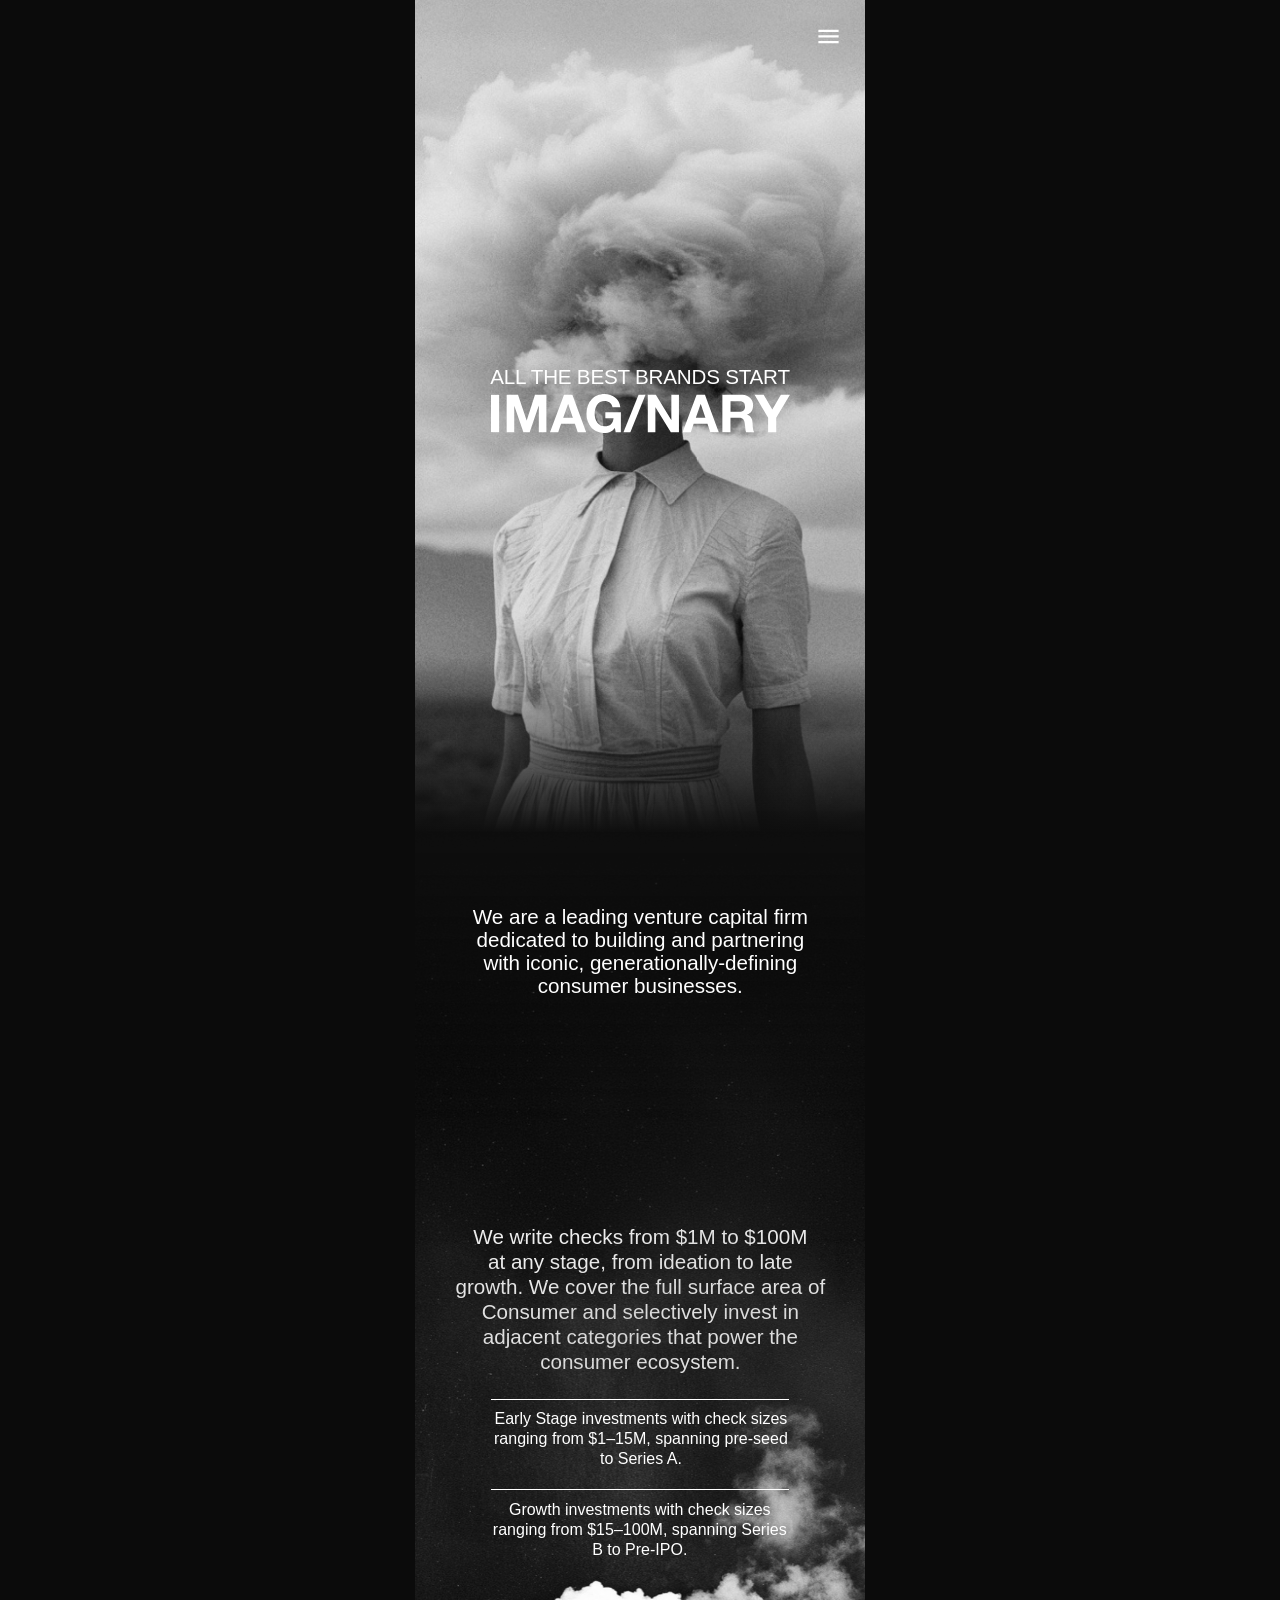
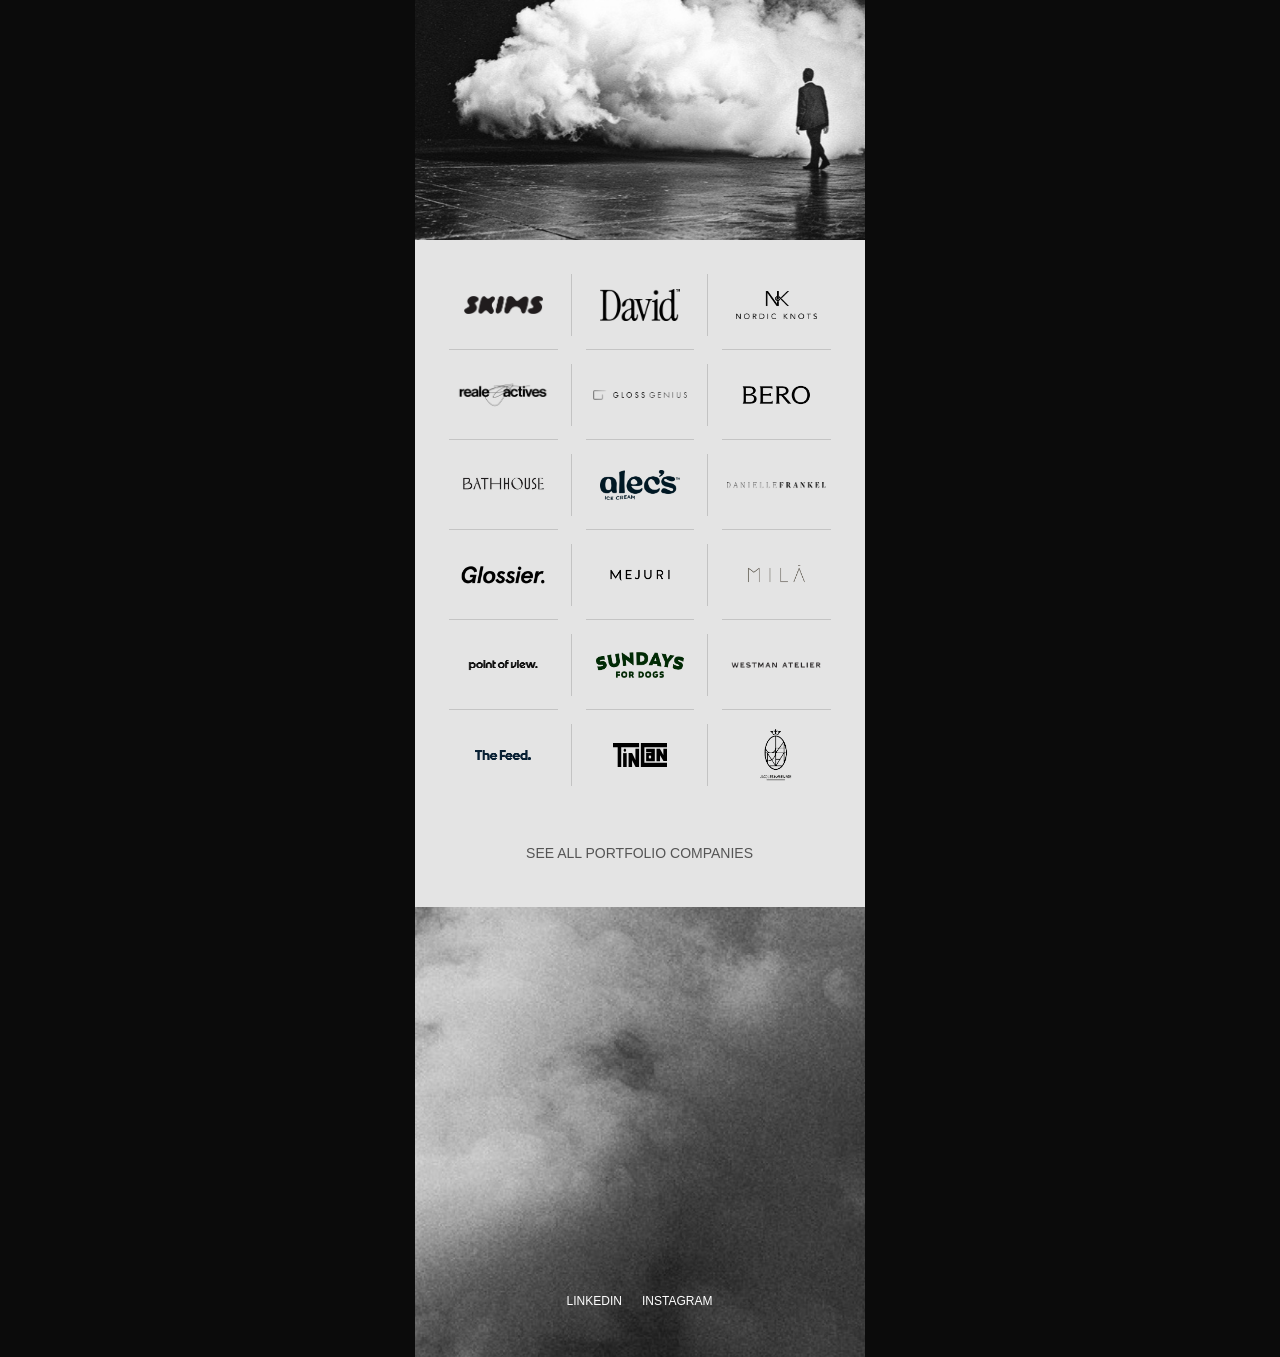
<file: index.html>
<!doctype html>
<html lang="en">
<head>
  <meta charset="utf-8">
  <meta name="viewport" content="width=device-width, initial-scale=1, viewport-fit=cover">
  <meta name="theme-color" content="#0f0f0f">
  <title>Imaginary</title>
  <link rel="preload" as="image" href="assets/img/hero.jpg">
  <link rel="stylesheet" href="css/styles.css?v=20261021-12">
</head>
<body>

  <!-- Nav bar (Figma 3185:624) -->
  <header class="nav" aria-label="Site">
    <a class="nav__logo" href="index.html" aria-label="Imaginary home"><img src="assets/icons/logo-nav.svg" alt="" width="100.518" height="13"></a>
    <button class="nav__menu" type="button" data-menu-open aria-expanded="false" aria-label="Open menu"><img src="assets/icons/menu-dark.svg" alt="" width="24" height="24"></button>
  </header>

  <!-- Menu (Figma 3185:604) -->
  <div class="menu" aria-hidden="true">
    <nav class="menu__panel" aria-label="Main">
      <a class="menu__logo" href="index.html" aria-label="Imaginary home"><img src="assets/icons/logo-menu.svg" alt="" width="100.518" height="13"></a>
      <button class="menu__close" type="button" aria-label="Close menu"><img src="assets/icons/close.svg" alt="" width="24" height="24"></button>
      <ul class="menu__links">
        <li><a href="team.html">Team</a></li>
        <li><a href="portfolio.html">Portfolio</a></li>
        <li><a href="index.html#contact">Investor</a></li>
      </ul>
      <div class="menu__scrim"></div>
    </nav>
  </div>

  <main class="page">

    <!-- Hero + introduction (Figma 3185:484) -->
    <section class="h-hero">
      <img class="h-hero__img" data-parallax="0.25" src="assets/img/hero.jpg" alt="Figure in a white dress with her head in a cloud" width="876" height="876">

      <button class="menu-trigger menu-trigger--home" type="button" data-menu-open aria-expanded="false" aria-label="Open menu">
        <img src="assets/icons/menu-white.svg" alt="" width="27.4809" height="27.4809">
      </button>

      <div class="h-hero__tag" data-reveal style="--d:.35s">
        <p>all the best brands start</p>
        <img src="assets/icons/logo-hero.svg" alt="Imaginary" width="299" height="38.6697">
        <h1 class="sr-only">Imaginary — all the best brands start Imaginary</h1>
      </div>

      <div class="h-hero__fade"></div>
      <img class="h-hero__clouds" src="assets/img/clouds-man.jpg" alt="" width="1180" height="1475" loading="lazy" decoding="async">

      <div class="h-checks__text" data-reveal>
        <p>We write checks from $1M to $100M</p>
        <p>at any stage, from ideation to late growth. We cover the full surface area of Consumer and selectively invest in adjacent categories that power the consumer ecosystem.</p>
      </div>

      <div class="h-stage h-stage--early" data-reveal style="--d:.15s">
        <div class="h-stage__rule" aria-hidden="true"></div>
        <p>Early Stage investments with check sizes ranging from $1–15M, spanning pre-seed to Series A.</p>
      </div>
      <div class="h-stage h-stage--growth" data-reveal style="--d:.3s">
        <div class="h-stage__rule" aria-hidden="true"></div>
        <p>Growth investments with check sizes ranging from $15–100M, spanning Series B to Pre-IPO.</p>
      </div>

      <div class="h-intro" id="about" data-reveal>
        <p>We are a leading venture capital firm</p>
        <p>dedicated to building and partnering with iconic, generationally-defining consumer businesses.</p>
      </div>
    </section>

    <!-- Portfolio logos (Figma 3185:539) -->
    <section class="h-logos" aria-label="Portfolio companies">
      <div class="h-logos__grid">
        <div class="logo-cell"><div class="logo" data-reveal="fade" style="--d:0s;width:9.0289rem;height:1.81rem"><img class="fit-contain" src="assets/logos/skims.png" alt="Skims"></div></div>
        <div class="logo-cell"><div class="logo" data-reveal="fade" style="--d:.06s;width:8rem;height:3.29rem"><img class="fit-contain" src="assets/logos/hum.png" alt="David"></div></div>
        <div class="logo-cell"><div class="logo" data-reveal="fade" style="--d:.12s;width:8.0939rem;height:2.8696rem"><img class="fit-cover" src="assets/logos/nordic.png" alt="Nordic Knots"></div></div>

        <div class="logo-cell"><div class="logo logo--multiply" data-reveal="fade" style="--d:0s;width:10.5690rem;height:3.0189rem"><img src="assets/logos/reale.png" alt="Reale Actives" style="left:0;top:-46.58%;width:100%;height:193.16%"></div></div>
        <div class="logo-cell"><div class="logo" data-reveal="fade" style="--d:.06s;width:9.3860rem;height:0.9849rem"><img class="fit-cover" src="assets/logos/glossgenius.png" alt="GlossGenius"></div></div>
        <div class="logo-cell"><div class="logo" data-reveal="fade" style="--d:.12s;width:6.8925rem;height:3.8770rem"><img class="fit-cover" src="assets/logos/bero.png" alt="Bero"></div></div>

        <div class="logo-cell"><div class="logo logo--multiply" data-reveal="fade" style="--d:0s;width:10.4328rem;height:2.6082rem"><img class="fit-cover" src="assets/logos/bathhouse.png" alt="Bathhouse"></div></div>
        <div class="logo-cell"><div class="logo" data-reveal="fade" style="--d:.06s;width:8.0385rem;height:3.0380rem"><img class="fit-cover" src="assets/logos/alecs.png" alt="Alec's Ice Cream"></div></div>
        <div class="logo-cell"><div class="logo" data-reveal="fade" style="--d:.12s;width:10.1068rem;height:0.7304rem"><img src="assets/logos/danielle.png" alt="Danielle Frankel" style="left:-6.96%;top:-126.99%;width:113.92%;height:388.61%"></div></div>

        <div class="logo-cell"><div class="logo" data-reveal="fade" style="--d:0s;width:8.5rem;height:1.924rem"><img src="assets/logos/glossier.png" alt="Glossier" style="left:-4.054%;top:-188.06%;width:108.108%;height:477.61%"></div></div>
        <div class="logo-cell"><div class="logo" data-reveal="fade" style="--d:.06s;width:6.3909rem;height:1.5338rem"><img class="fit-cover" src="assets/logos/mejuri.png" alt="Mejuri"></div></div>
        <div class="logo-cell"><div class="logo" data-reveal="fade" style="--d:.12s;width:8.5167rem;height:4.2413rem"><img class="fit-cover" src="assets/logos/mila.png" alt="Milá"></div></div>

        <div class="logo-cell"><div class="logo logo--multiply" data-reveal="fade" style="--d:0s;width:9.0289rem;height:1.4598rem"><img class="fit-fill" src="assets/logos/pov.png" alt="Point of View"></div></div>
        <div class="logo-cell"><div class="logo logo--multiply" data-reveal="fade" style="--d:.06s;width:8.7646rem;height:2.5285rem"><img class="fit-fill" src="assets/logos/sundays.png" alt="Sundays for Dogs"></div></div>
        <div class="logo-cell"><div class="logo" data-reveal="fade" style="--d:.12s;width:9.0289rem;height:1.2829rem"><img src="assets/logos/westman.png" alt="Westman Atelier" style="left:-6.5%;top:-111.23%;width:113%;height:322.45%"></div></div>

        <div class="logo-cell"><div class="logo logo--multiply" data-reveal="fade" style="--d:0s;width:5.6363rem;height:1.4355rem"><img class="fit-fill" src="assets/logos/thefeed.png" alt="The Feed"></div></div>
        <div class="logo-cell"><div class="logo logo--tincan" data-reveal="fade" style="--d:.06s;width:5.4379rem;height:2.4755rem"><img class="fit-fill" src="assets/logos/tincan.svg" alt="Tin Can" width="54.379" height="24.755"></div></div>
        <div class="logo-cell"><div class="logo" data-reveal="fade" style="--d:.12s;width:3.4567rem;height:5.4513rem"><img src="assets/logos/jmm.png" alt="Jacques Marie Mage" style="left:-41.97%;top:-8.32%;width:183.94%;height:116.63%"></div></div>
      </div>
      <a class="h-logos__all" href="portfolio.html">see all portfolio companies</a>
    </section>

    <!-- Footer (Figma 3185:588) -->
    <footer class="footer" id="contact">
      <img class="footer__bg" data-parallax="0.15" data-anchor="bottom" src="assets/img/footer-clouds.jpg" alt="" width="1694.656" height="1694.656" loading="lazy" decoding="async">
      <p class="footer__cta" data-reveal>Building something Imaginary?<br><a href="mailto:?subject=Building%20something%20Imaginary">Get in touch</a>.</p>
      <nav class="footer__links" aria-label="Social">
        <a href="https://www.linkedin.com/" target="_blank" rel="noopener">LINKEDIN</a>
        <a href="https://www.instagram.com/" target="_blank" rel="noopener">INSTAGRAM</a>
      </nav>
    </footer>
  </main>

  <script src="js/main.js?v=20261021-12"></script>
</body>
</html>
</file>
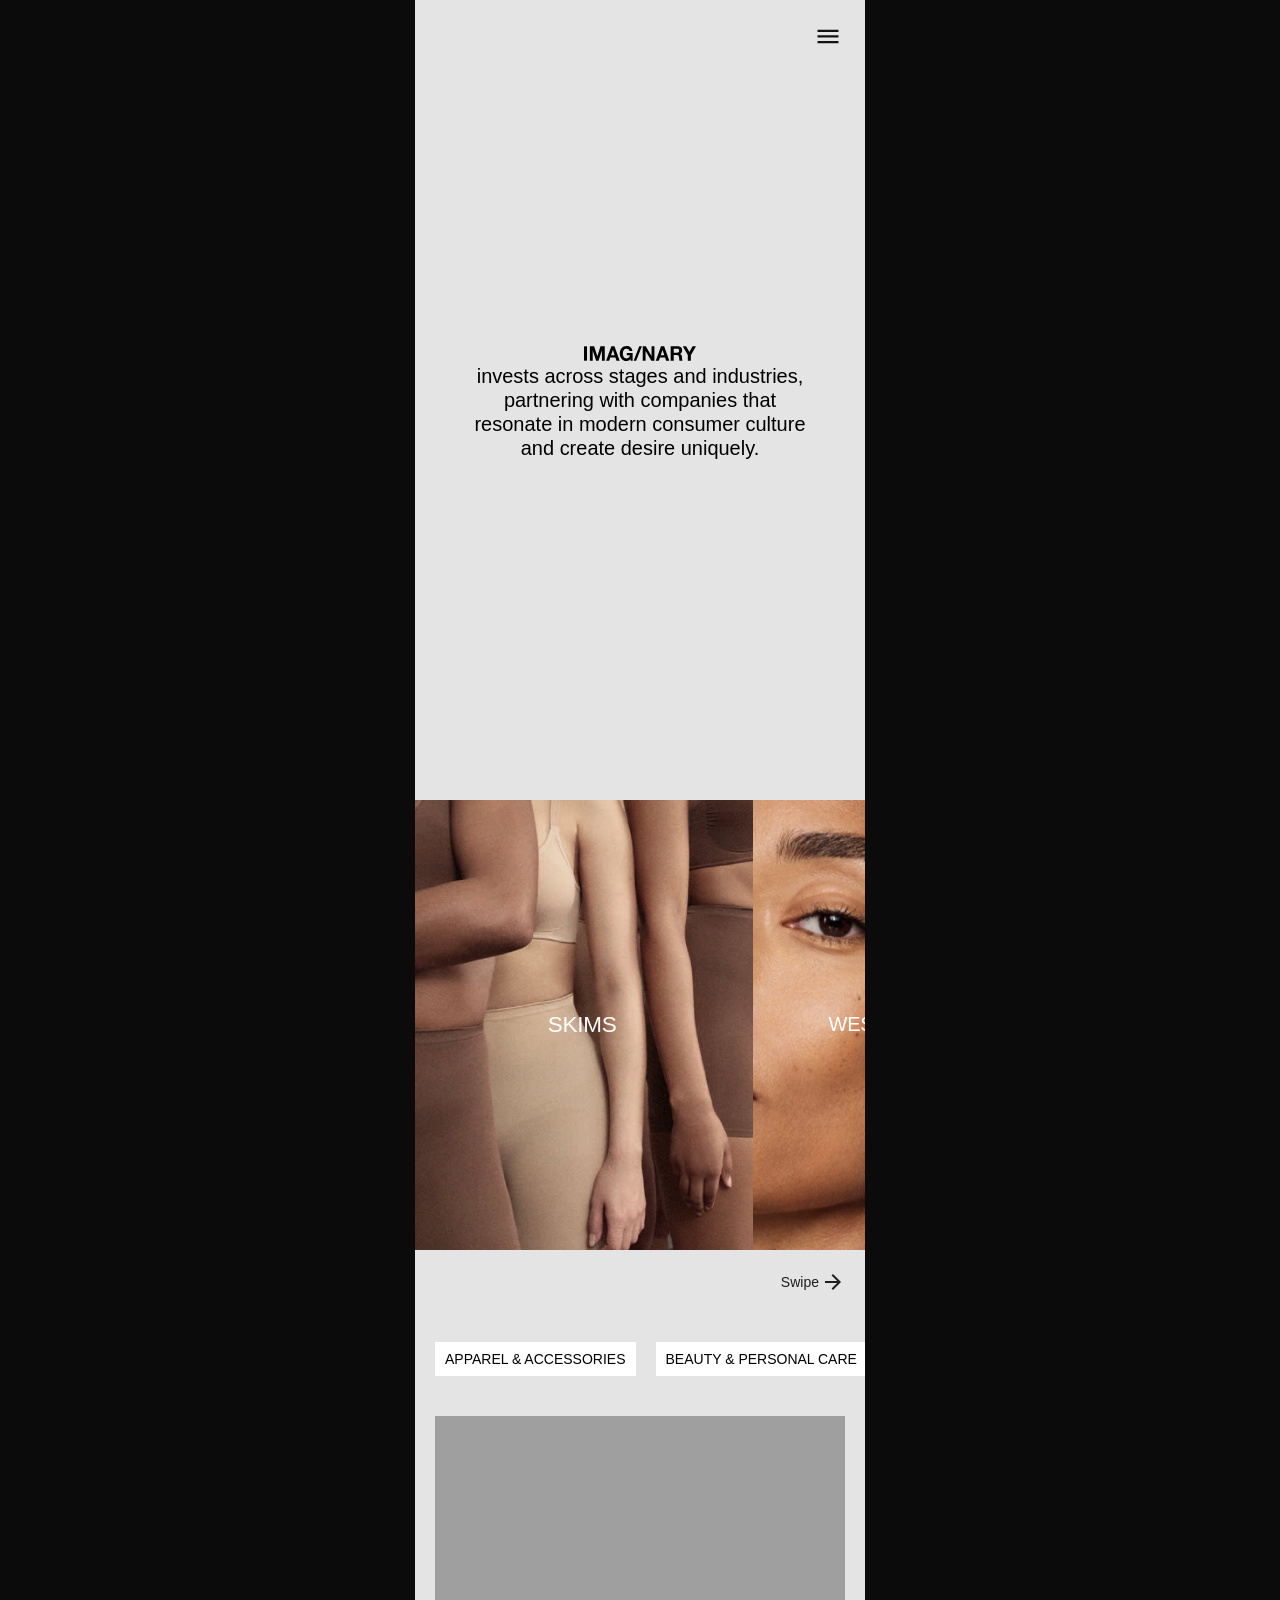
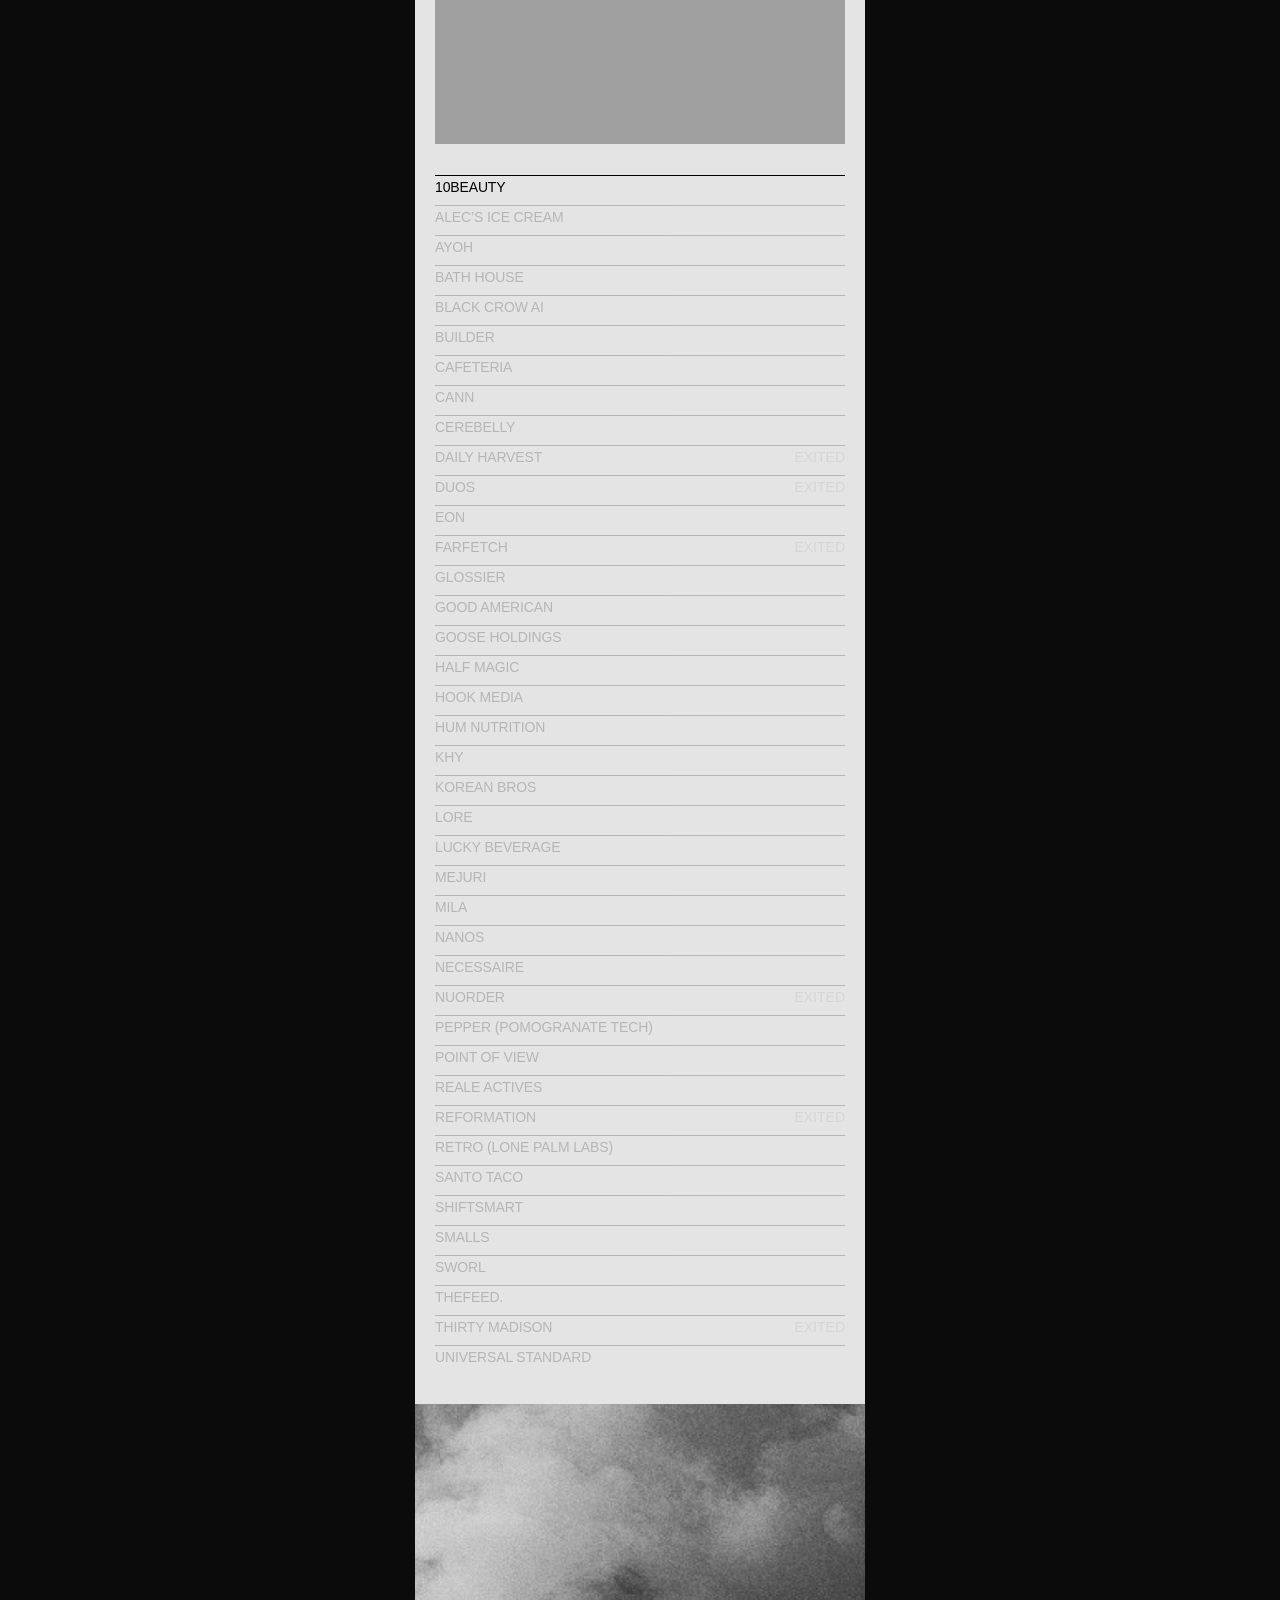
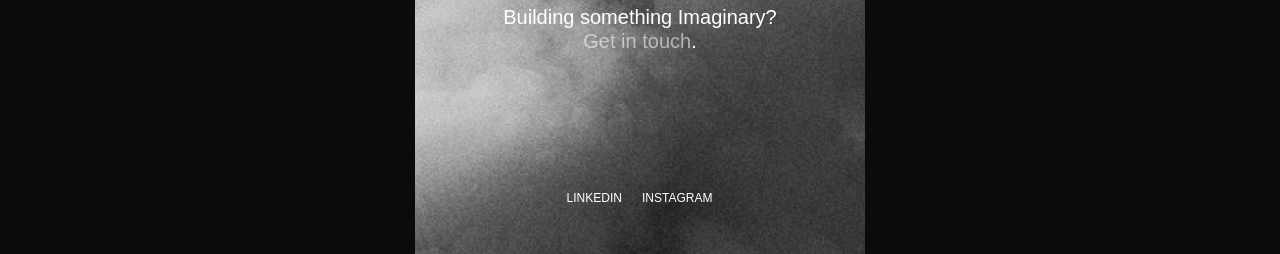
<file: portfolio.html>
<!doctype html>
<html lang="en">
<head>
  <meta charset="utf-8">
  <meta name="viewport" content="width=device-width, initial-scale=1, viewport-fit=cover">
  <meta name="theme-color" content="#e4e4e4">
  <title>Portfolio — Imaginary</title>
  <link rel="stylesheet" href="css/styles.css?v=20261021-12">
</head>
<body>

  <header class="nav" aria-label="Site">
    <a class="nav__logo" href="index.html" aria-label="Imaginary home"><img src="assets/icons/logo-nav.svg" alt="" width="100.518" height="13"></a>
    <button class="nav__menu" type="button" data-menu-open aria-expanded="false" aria-label="Open menu"><img src="assets/icons/menu-dark.svg" alt="" width="24" height="24"></button>
  </header>

  <div class="menu" aria-hidden="true">
    <nav class="menu__panel" aria-label="Main">
      <a class="menu__logo" href="index.html" aria-label="Imaginary home"><img src="assets/icons/logo-menu.svg" alt="" width="100.518" height="13"></a>
      <button class="menu__close" type="button" aria-label="Close menu"><img src="assets/icons/close.svg" alt="" width="24" height="24"></button>
      <ul class="menu__links">
        <li><a href="team.html">Team</a></li>
        <li><a href="portfolio.html" aria-current="page">Portfolio</a></li>
        <li><a href="index.html#contact">Investor</a></li>
      </ul>
      <div class="menu__scrim"></div>
    </nav>
  </div>

  <main class="page">

    <!-- Intro (Figma 3186:2074) -->
    <section class="intro p-intro">
      <button class="menu-trigger" type="button" data-menu-open aria-expanded="false" aria-label="Open menu">
        <img src="assets/icons/menu-portfolio.svg" alt="" width="27.4809" height="27.4809">
      </button>
      <div class="intro__text" data-reveal style="--d:.2s">
        <div class="intro__logo"><img src="assets/icons/logo-portfolio.svg" alt="Imaginary" width="112.778" height="14.5856"></div>
        <h1>invests across stages and industries, partnering with companies that resonate in modern consumer culture and create desire uniquely.</h1>
      </div>
    </section>

    <!-- Featured companies — swipe / trackpad horizontally -->
    <section class="p-featured" aria-label="Featured companies" tabindex="0">
      <div class="p-featured__track">
        <div class="feature" data-inview>
          <div class="feature__media" style="left:-15.525rem;top:-1.0125rem;width:83.8432rem;height:46.8953rem"><img src="assets/featured/skims.jpg" alt="" loading="lazy" decoding="async"></div>
          <p class="feature__label feature__label--skims">Skims</p>
        </div>
        <div class="feature" data-inview>
          <div class="feature__media" style="left:-54.4rem;top:-1.2rem;width:118.6603rem;height:53.3559rem"><img src="assets/featured/westman.png" alt="" loading="lazy" decoding="async"></div>
          <p class="feature__label">Westman Atelier</p>
        </div>
        <div class="feature" data-inview>
          <div class="feature__media" style="left:-17.6rem;top:-1.1rem;width:83.7rem;height:47.1rem"><img src="assets/featured/glossgenius.jpg" alt="" loading="lazy" decoding="async"></div>
          <p class="feature__label">GLOSS GENIUS</p>
        </div>
        <div class="feature feature--red" data-inview>
          <div class="feature__media" style="left:-19.3rem;top:-1.2rem;width:72.4rem;height:48.3rem"><img src="assets/featured/bero.jpg" alt="" loading="lazy" decoding="async"></div>
          <p class="feature__label">BERO</p>
        </div>
        <div class="feature feature--red" data-inview>
          <div class="feature__media" style="left:-3.8rem;top:-0.5rem;width:39.2rem;height:45.9rem"><img class="crop" src="assets/featured/david.png" alt="" loading="lazy" decoding="async" style="left:-141.68%;top:-16.13%;width:241.68%;height:116.08%"></div>
          <p class="feature__label">DAVID</p>
        </div>
        <div class="feature feature--red" data-inview>
          <div class="feature__media" style="left:-1.3rem;top:-4.7rem;width:36.4rem;height:54.5rem"><img src="assets/featured/reale.jpg" alt="" loading="lazy" decoding="async"></div>
          <p class="feature__label">reale actives</p>
        </div>
        <div class="feature" data-inview>
          <div class="feature__media" style="left:-24.6rem;top:-1.5rem;width:85.8rem;height:48rem"><img src="assets/featured/nordic.jpg" alt="" loading="lazy" decoding="async"></div>
          <p class="feature__label">NORDIC KNOTS</p>
        </div>
        <div class="feature feature--deep" data-inview>
          <div class="feature__media" style="left:-8.6rem;top:-1.3rem;width:50.9rem;height:47.7rem"><img src="assets/featured/sundays.png" alt="" loading="lazy" decoding="async"></div>
          <p class="feature__label">SUNDAYS</p>
        </div>
      </div>
    </section>
    <!-- Swipe hint (Figma 3202:1125) -->
    <div class="p-swipe"><button type="button" data-swipe-next>Swipe<img src="assets/icons/arrow-forward.svg" alt="" width="24" height="24"></button></div>

    <!-- Filters + sticky image window + full listing (Figma 3186:2107) -->
    <section class="p-list" aria-label="All portfolio companies">
      <div class="p-list__head">
        <div class="chips" role="toolbar" aria-label="Filter by category"></div>
        <div class="p-thumb" aria-live="polite"></div>
      </div>
      <div class="p-rows"></div>
    </section>

    <!-- Footer (Figma 3186:2255) -->
    <footer class="footer" id="contact">
      <img class="footer__bg" data-parallax="0.15" data-anchor="bottom" src="assets/img/footer-clouds.jpg" alt="" width="1694.656" height="1694.656" loading="lazy" decoding="async">
      <p class="footer__cta" data-reveal>Building something Imaginary?<br><a href="mailto:?subject=Building%20something%20Imaginary">Get in touch</a>.</p>
      <nav class="footer__links" aria-label="Social">
        <a href="https://www.linkedin.com/" target="_blank" rel="noopener">LINKEDIN</a>
        <a href="https://www.instagram.com/" target="_blank" rel="noopener">INSTAGRAM</a>
      </nav>
    </footer>
  </main>

  <script src="js/main.js?v=20261021-12"></script>
  <script src="js/portfolio.js?v=20261021-12"></script>
</body>
</html>
</file>
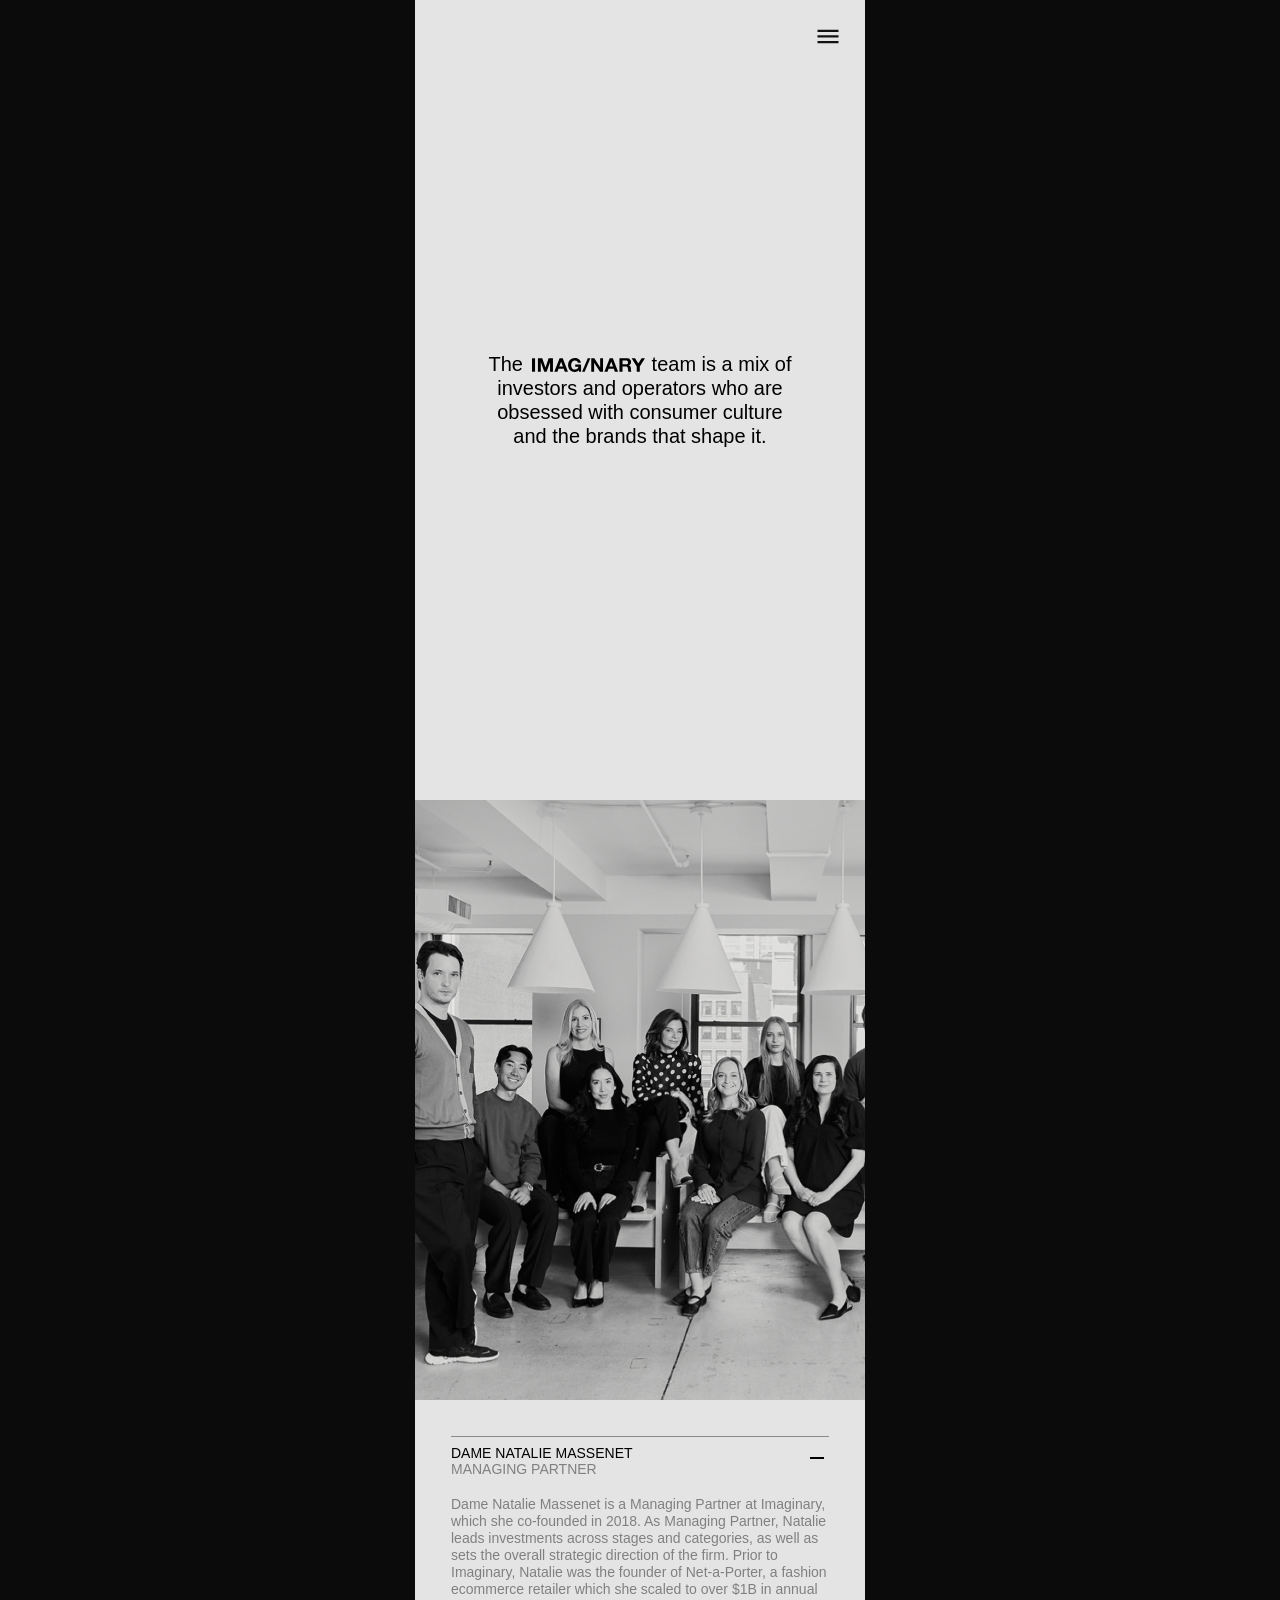
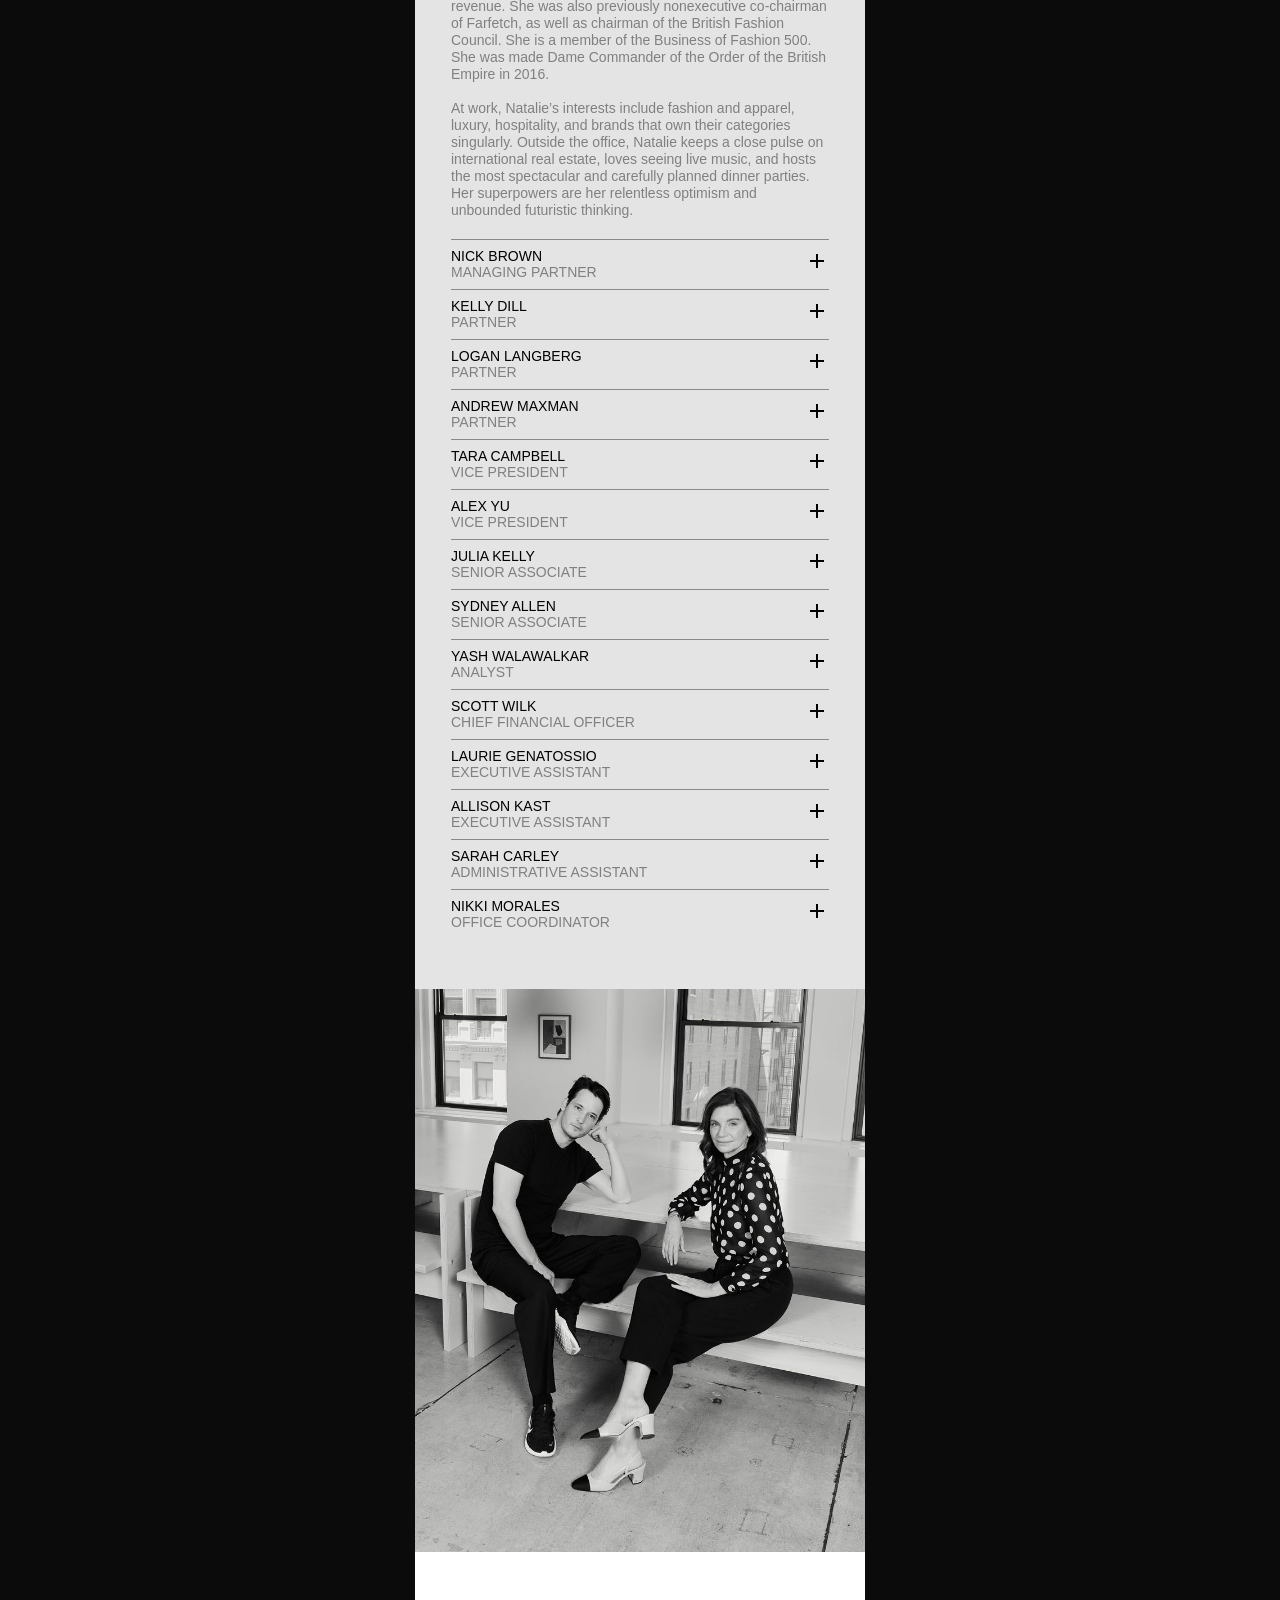
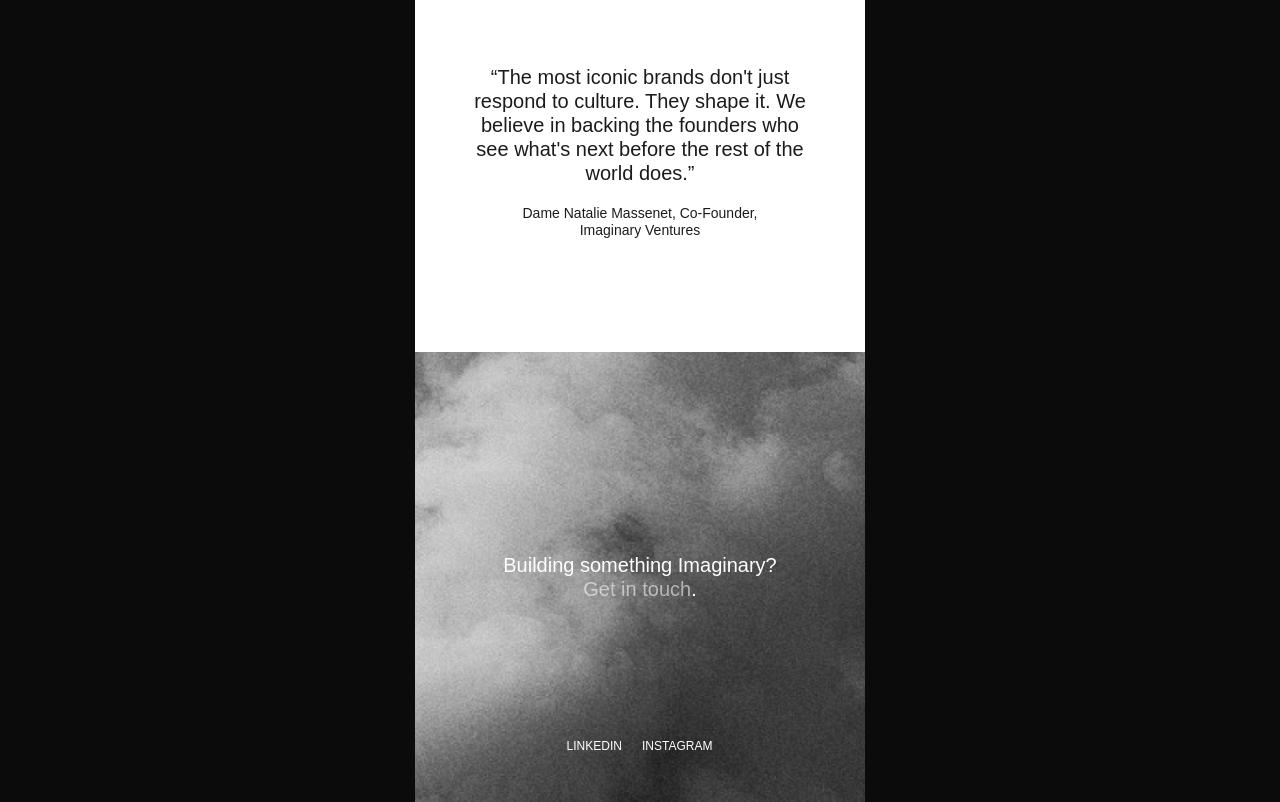
<file: team.html>
<!doctype html>
<html lang="en">
<head>
  <meta charset="utf-8">
  <meta name="viewport" content="width=device-width, initial-scale=1, viewport-fit=cover">
  <meta name="theme-color" content="#e4e4e4">
  <title>Team — Imaginary</title>
  <link rel="preload" as="image" href="assets/img/team-photo.jpg">
  <link rel="stylesheet" href="css/styles.css?v=20261021-12">
</head>
<body>

  <header class="nav" aria-label="Site">
    <a class="nav__logo" href="index.html" aria-label="Imaginary home"><img src="assets/icons/logo-nav.svg" alt="" width="100.518" height="13"></a>
    <button class="nav__menu" type="button" data-menu-open aria-expanded="false" aria-label="Open menu"><img src="assets/icons/menu-dark.svg" alt="" width="24" height="24"></button>
  </header>

  <div class="menu" aria-hidden="true">
    <nav class="menu__panel" aria-label="Main">
      <a class="menu__logo" href="index.html" aria-label="Imaginary home"><img src="assets/icons/logo-menu.svg" alt="" width="100.518" height="13"></a>
      <button class="menu__close" type="button" aria-label="Close menu"><img src="assets/icons/close.svg" alt="" width="24" height="24"></button>
      <ul class="menu__links">
        <li><a href="team.html" aria-current="page">Team</a></li>
        <li><a href="portfolio.html">Portfolio</a></li>
        <li><a href="index.html#contact">Investor</a></li>
      </ul>
      <div class="menu__scrim"></div>
    </nav>
  </div>

  <main class="page">

    <!-- Intro (Figma 3185:383) -->
    <section class="intro t-intro">
      <button class="menu-trigger" type="button" data-menu-open aria-expanded="false" aria-label="Open menu">
        <img src="assets/icons/menu-team.svg" alt="" width="27.4809" height="27.4809">
      </button>
      <h1 class="intro__text" data-reveal style="--d:.2s">The<img class="inline-logo" src="assets/icons/logo-team.svg" alt="Imaginary" width="112.778" height="14.5856">team is a mix of investors and operators who are obsessed with consumer culture and the brands that shape it.</h1>
    </section>

    <!-- Team photo (sticky, horizontally draggable) + bios (Figma 3185:443 / 3185:389) -->
    <div class="t-stage">
      <div class="t-photo-track">
        <div class="t-photo-pin">
          <div class="t-photo" aria-label="Team photo — swipe to see everyone" tabindex="0">
            <div class="t-photo__inner">
              <img src="assets/img/team-photo.jpg" alt="The Imaginary team" width="901" height="600" draggable="false">
            </div>
          </div>
        </div>
      </div>

      <section class="t-bios" aria-label="Team">
        <div class="bio is-open">
          <button class="bio__head" type="button" aria-expanded="true">
            <span class="bio__name">Dame Natalie Massenet</span>
            <span class="bio__role">Managing Partner</span>
            <span class="bio__icon" aria-hidden="true"><img class="is-plus" src="assets/icons/add.svg" alt="" width="24" height="24"><img class="is-minus" src="assets/icons/remove.svg" alt="" width="24" height="24"></span>
          </button>
          <div class="bio__panel"><div class="bio__clip"><div class="bio__body">
            <p>Dame Natalie Massenet is a Managing Partner at Imaginary, which she co-founded in 2018. As Managing Partner, Natalie leads investments across stages and categories, as well as sets the overall strategic direction of the firm. Prior to Imaginary, Natalie was the founder of Net-a-Porter, a fashion ecommerce retailer which she scaled to over $1B in annual revenue. She was also previously nonexecutive co-chairman of Farfetch, as well as chairman of the British Fashion Council. She is a member of the Business of Fashion 500. She was made Dame Commander of the Order of the British Empire in 2016.</p>
            <p>At work, Natalie’s interests include fashion and apparel, luxury, hospitality, and brands that own their categories singularly. Outside the office, Natalie keeps a close pulse on international real estate, loves seeing live music, and hosts the most spectacular and carefully planned dinner parties. Her superpowers are her relentless optimism and unbounded futuristic thinking.</p>
          </div></div></div>
        </div>

        <div class="bio">
          <button class="bio__head" type="button" aria-expanded="false">
            <span class="bio__name">Nick Brown</span>
            <span class="bio__role">Managing Partner</span>
            <span class="bio__icon" aria-hidden="true"><img class="is-plus" src="assets/icons/add.svg" alt="" width="24" height="24"><img class="is-minus" src="assets/icons/remove.svg" alt="" width="24" height="24"></span>
          </button>
          <div class="bio__panel"><div class="bio__clip"><div class="bio__body">
            <p>Nick Brown is a Managing Partner at Imaginary, which he co-founded in 2018. As Managing Partner, Nick leads investments across stages and categories, as well as sets the overall strategic direction of the firm. Prior to Imaginary, Nick was a Partner at 14W, where he was a pioneer of the early DTC brand investing movement and was integral to the funding and development of many of the era’s most consequential companies. He is a member of the Business of Fashion 500.</p>
            <p>At work, Nick’s interests include fashion and apparel, luxury, beauty, and identifying one-of-one entrepreneurs. Outside of the office, Nick is a patron of the visual arts, student of popular culture, and volunteer &amp; board member at many preeminent local institutions. Nick can teach a masterclass in Academy Award trivia. His superpowers are his abilities to multitask and get over jet lag.</p>
          </div></div></div>
        </div>

        <div class="bio">
          <button class="bio__head" type="button" aria-expanded="false">
            <span class="bio__name">Kelly Dill</span>
            <span class="bio__role">Partner</span>
            <span class="bio__icon" aria-hidden="true"><img class="is-plus" src="assets/icons/add.svg" alt="" width="24" height="24"><img class="is-minus" src="assets/icons/remove.svg" alt="" width="24" height="24"></span>
          </button>
          <div class="bio__panel"><div class="bio__clip"><div class="bio__body">
            <p>Kelly Dill is a Partner at Imaginary. She has been with the firm since its inception in 2018. As a Partner at Imaginary she leads investments across categories and stages, with a specialization in Beauty. Prior to Imaginary, Kelly worked in finance at Uber and Glossier. At work her interests include skincare &amp; color cosmetics, health &amp; longevity, and brands that manufacture culture online. Outside of the office she is a consummate foodie, dedicated stationary bike rider, and lifelong reader. Her superpowers are her encyclopedic product expertise and deep understanding of the customer.</p>
          </div></div></div>
        </div>

        <div class="bio">
          <button class="bio__head" type="button" aria-expanded="false">
            <span class="bio__name">Logan Langberg</span>
            <span class="bio__role">Partner</span>
            <span class="bio__icon" aria-hidden="true"><img class="is-plus" src="assets/icons/add.svg" alt="" width="24" height="24"><img class="is-minus" src="assets/icons/remove.svg" alt="" width="24" height="24"></span>
          </button>
          <div class="bio__panel"><div class="bio__clip"><div class="bio__body">
            <p>Logan Langberg is a Partner at Imaginary. He has been with the firm since its inception in 2018. As a Partner at Imaginary he leads investments across categories and stages. Prior to Imaginary, Logan was an investor at Alliance Consumer Growth. At work, his interests include restaurants, food &amp; beverage, luxury, and wellness. Outside of work, he is an avid racket sports player, enjoys comedy, is a political history buff, and loves skill games like poker, chess, and backgammon. In his twenties, Logan ran a side hustle refurbishing old trucks from Europe and reselling them stateside. His superpowers are his network and his hustle.</p>
          </div></div></div>
        </div>

        <div class="bio">
          <button class="bio__head" type="button" aria-expanded="false">
            <span class="bio__name">Andrew Maxman</span>
            <span class="bio__role">Partner</span>
            <span class="bio__icon" aria-hidden="true"><img class="is-plus" src="assets/icons/add.svg" alt="" width="24" height="24"><img class="is-minus" src="assets/icons/remove.svg" alt="" width="24" height="24"></span>
          </button>
          <div class="bio__panel"><div class="bio__clip"><div class="bio__body">
            <p>Andrew Maxman is a Partner at Imaginary. He has been with the firm since 2020. As a Partner at Imaginary he leads investments in companies across categories and stages, as well as manages the junior investment team. Prior to Imaginary, Andrew was a trader at Goldman Sachs. At work his interests include food &amp; beverage, 4Wall retail, fitness, and fashion. Outside of the office he is a huge fan of independent clothing brands, combat sports, and music recorded before he was born. Andrew is a multi-instrumentalist and has performed solo at many of New York City’s most iconic music venues. His superpowers are his active listening and people intuition.</p>
          </div></div></div>
        </div>

        <div class="bio">
          <button class="bio__head" type="button" aria-expanded="false">
            <span class="bio__name">Tara Campbell</span>
            <span class="bio__role">Vice President</span>
            <span class="bio__icon" aria-hidden="true"><img class="is-plus" src="assets/icons/add.svg" alt="" width="24" height="24"><img class="is-minus" src="assets/icons/remove.svg" alt="" width="24" height="24"></span>
          </button>
          <div class="bio__panel"><div class="bio__clip"><div class="bio__body">
            <p>Tara Campbell is a Vice President at Imaginary. She's been with the firm since 2022. Prior to Imaginary she was on the private equity Data Science team at Blackstone. At work, her focus areas include Pet, CPG, and Restaurants, as well as building out the company’s in-house AI strategy. In her free time, she's always adding to her list of restaurants to try and is a devoted French Bulldog lover. She's been obsessed with aviation and astrophysics since childhood and learned to fly a plane before she learned to drive a car. Her superpower is being able to explain anything, dark matter included, in a way that anyone can understand.</p>
          </div></div></div>
        </div>

        <div class="bio">
          <button class="bio__head" type="button" aria-expanded="false">
            <span class="bio__name">Alex Yu</span>
            <span class="bio__role">Vice President</span>
            <span class="bio__icon" aria-hidden="true"><img class="is-plus" src="assets/icons/add.svg" alt="" width="24" height="24"><img class="is-minus" src="assets/icons/remove.svg" alt="" width="24" height="24"></span>
          </button>
          <div class="bio__panel"><div class="bio__clip"><div class="bio__body">
            <p>Alex Yu is a Vice President at Imaginary. He has been with the firm since 2026. Prior to Imaginary, Alex was a private equity investor at Sycamore Partners. At Imaginary his interests include Restaurants, Health &amp; Wellness, and Sports &amp; Experiences. Outside the office, Alex enjoys playing golf, DJing across NYC, and playing chess (he has an international ranking of 2000). His superpower is his analytical rigor.</p>
          </div></div></div>
        </div>

        <div class="bio">
          <button class="bio__head" type="button" aria-expanded="false">
            <span class="bio__name">Julia Kelly</span>
            <span class="bio__role">Senior Associate</span>
            <span class="bio__icon" aria-hidden="true"><img class="is-plus" src="assets/icons/add.svg" alt="" width="24" height="24"><img class="is-minus" src="assets/icons/remove.svg" alt="" width="24" height="24"></span>
          </button>
          <div class="bio__panel"><div class="bio__clip"><div class="bio__body">
            <p>Julia Kelly is a Senior Associate at Imaginary. She has been with the firm since 2024. Prior to Imaginary, Julia was an investment banking analyst at Houlihan Lokey. At Imaginary her interests span Health &amp; Wellness, Food &amp; Beverage and Luxury Apparel. Outside of the office, she is usually tracking down the hardest restaurant reservations in NYC or convincing herself a 36-hour trip across the world is a reasonable weekend plan.</p>
          </div></div></div>
        </div>

        <div class="bio">
          <button class="bio__head" type="button" aria-expanded="false">
            <span class="bio__name">Sydney Allen</span>
            <span class="bio__role">Senior Associate</span>
            <span class="bio__icon" aria-hidden="true"><img class="is-plus" src="assets/icons/add.svg" alt="" width="24" height="24"><img class="is-minus" src="assets/icons/remove.svg" alt="" width="24" height="24"></span>
          </button>
          <div class="bio__panel"><div class="bio__clip"><div class="bio__body">
            <p>Sydney Allen is a Senior Associate at Imaginary. She's been with the firm since 2023. Prior to Imaginary, Sydney worked in Strategy &amp; Operations at Chief. At Imaginary, she primarily focuses on Imaginary Labs, the firm's incubation arm. She also contributes to the firms efforts in platform and recruiting. Outside of work, she spends her time exploring New York's contemporary art scene and helping out at her family's dahlia farm in Massachusetts. Her superpower is that she is the glue in every one of her social and professional circles.</p>
          </div></div></div>
        </div>

        <div class="bio">
          <button class="bio__head" type="button" aria-expanded="false">
            <span class="bio__name">Yash Walawalkar</span>
            <span class="bio__role">Analyst</span>
            <span class="bio__icon" aria-hidden="true"><img class="is-plus" src="assets/icons/add.svg" alt="" width="24" height="24"><img class="is-minus" src="assets/icons/remove.svg" alt="" width="24" height="24"></span>
          </button>
          <div class="bio__panel"><div class="bio__clip"><div class="bio__body">
            <p>Yash Walawalkar is an Analyst at Imaginary. He has been with the firm since 2025. Prior to Imaginary, Yash was an Investment Banking Analyst at Rothschild &amp; Co. At Imaginary, his interests span food and beverage, health and wellness, and sports and entertainment. Outside of the office, he is trying all the hot new Indian restaurants in NYC and editing his fantasy football lineup for the 100th time. His superpower is his persistence.</p>
          </div></div></div>
        </div>

        <div class="bio">
          <button class="bio__head" type="button" aria-expanded="false">
            <span class="bio__name">Scott Wilk</span>
            <span class="bio__role">Chief Financial Officer</span>
            <span class="bio__icon" aria-hidden="true"><img class="is-plus" src="assets/icons/add.svg" alt="" width="24" height="24"><img class="is-minus" src="assets/icons/remove.svg" alt="" width="24" height="24"></span>
          </button>
          <div class="bio__panel"><div class="bio__clip"><div class="bio__body">
            <p>Scott Wilk is CFO at Imaginary. He joined the firm in 2021. As CFO, Scott oversees the firm's accounting, financial reporting, audit, and tax functions, along with compliance and information security. Prior to Imaginary, Scott was a Director of Finance at Galaxy Digital. Prior to Imaginary, Scott was a Director on the Finance team at Galaxy Digital. He is an avid golfer and plays in soccer and deck hockey leagues in his hometown.</p>
          </div></div></div>
        </div>

        <div class="bio">
          <button class="bio__head" type="button" aria-expanded="false">
            <span class="bio__name">Laurie Genatossio</span>
            <span class="bio__role">Executive Assistant</span>
            <span class="bio__icon" aria-hidden="true"><img class="is-plus" src="assets/icons/add.svg" alt="" width="24" height="24"><img class="is-minus" src="assets/icons/remove.svg" alt="" width="24" height="24"></span>
          </button>
          <div class="bio__panel"><div class="bio__clip"><div class="bio__body">
            <p>Laurie Genatossio is Executive Assistant at Imaginary, where she supports Nick Brown.</p>
          </div></div></div>
        </div>

        <div class="bio">
          <button class="bio__head" type="button" aria-expanded="false">
            <span class="bio__name">Allison Kast</span>
            <span class="bio__role">Executive Assistant</span>
            <span class="bio__icon" aria-hidden="true"><img class="is-plus" src="assets/icons/add.svg" alt="" width="24" height="24"><img class="is-minus" src="assets/icons/remove.svg" alt="" width="24" height="24"></span>
          </button>
          <div class="bio__panel"><div class="bio__clip"><div class="bio__body">
            <p>Allison Kast is Executive Assistant at Imaginary, where she supports Natalie Massenet. She has been with the firm since 2025. Prior to Imaginary she was Executive Assistant to the CEO at Pershing Square Capital Management.</p>
          </div></div></div>
        </div>

        <div class="bio">
          <button class="bio__head" type="button" aria-expanded="false">
            <span class="bio__name">Sarah Carley</span>
            <span class="bio__role">Administrative Assistant</span>
            <span class="bio__icon" aria-hidden="true"><img class="is-plus" src="assets/icons/add.svg" alt="" width="24" height="24"><img class="is-minus" src="assets/icons/remove.svg" alt="" width="24" height="24"></span>
          </button>
          <div class="bio__panel"><div class="bio__clip"><div class="bio__body">
            <p>Sarah Carley is Administrative Assistant at Imaginary, where she supports Kelly Dill, Logan Langberg, and Andrew Maxman. She has been with the firm since 2023. Prior to Imaginary she was a Senior Sales Development Representative at Apiiro.</p>
          </div></div></div>
        </div>

        <div class="bio">
          <button class="bio__head" type="button" aria-expanded="false">
            <span class="bio__name">Nikki Morales</span>
            <span class="bio__role">Office Coordinator</span>
            <span class="bio__icon" aria-hidden="true"><img class="is-plus" src="assets/icons/add.svg" alt="" width="24" height="24"><img class="is-minus" src="assets/icons/remove.svg" alt="" width="24" height="24"></span>
          </button>
          <div class="bio__panel"><div class="bio__clip"><div class="bio__body">
            <p>Nikki Morales is Office Coordinator at Imaginary. She has been with the firm since 2026. Prior to Imaginary she was a Business Operations Manager at Success Academy Charter Schools.</p>
          </div></div></div>
        </div>
      </section>
    </div>

    <!-- Founders portrait (Figma 3185:374) -->
    <section class="t-portrait">
      <img src="assets/img/founders.jpg" alt="Nick Brown and Dame Natalie Massenet" width="800" height="1000" loading="lazy" decoding="async" data-reveal="fade">
    </section>

    <!-- Quote (Figma 3185:438) -->
    <section class="t-quote">
      <figure data-reveal>
        <blockquote>“The most iconic brands don't just respond to culture. They shape it. We believe in backing the founders who see what's next before the rest of the world does.”</blockquote>
        <figcaption>Dame Natalie Massenet, Co-Founder,<br>Imaginary Ventures</figcaption>
      </figure>
    </section>

    <!-- Footer (Figma 3185:588) -->
    <footer class="footer" id="contact">
      <img class="footer__bg" data-parallax="0.15" data-anchor="bottom" src="assets/img/footer-clouds.jpg" alt="" width="1694.656" height="1694.656" loading="lazy" decoding="async">
      <p class="footer__cta" data-reveal>Building something Imaginary?<br><a href="mailto:?subject=Building%20something%20Imaginary">Get in touch</a>.</p>
      <nav class="footer__links" aria-label="Social">
        <a href="https://www.linkedin.com/" target="_blank" rel="noopener">LINKEDIN</a>
        <a href="https://www.instagram.com/" target="_blank" rel="noopener">INSTAGRAM</a>
      </nav>
    </footer>
  </main>

  <script src="js/main.js?v=20261021-12"></script>
  <script>
    (() => {
      /* Accordion — one bio open at a time */
      const bios = [...document.querySelectorAll(".bio")];
      bios.forEach((bio) => {
        bio.querySelector(".bio__head").addEventListener("click", () => {
          const open = !bio.classList.contains("is-open");
          bios.forEach((b) => {
            const on = b === bio && open;
            b.classList.toggle("is-open", on);
            b.querySelector(".bio__head").setAttribute("aria-expanded", String(on));
          });
        });
      });

      /* Team photo — drag to pan on desktop, native swipe on touch */
      const strip = document.querySelector(".t-photo");
      let down = false, startX = 0, startLeft = 0, moved = false;
      strip.addEventListener("pointerdown", (e) => {
        if (e.pointerType !== "mouse") return;
        down = true; moved = false; startX = e.clientX; startLeft = strip.scrollLeft;
        strip.classList.add("is-dragging");
      });
      window.addEventListener("pointermove", (e) => {
        if (!down) return;
        const dx = e.clientX - startX;
        if (Math.abs(dx) > 3) moved = true;
        strip.scrollLeft = startLeft - dx;
      });
      window.addEventListener("pointerup", () => { down = false; strip.classList.remove("is-dragging"); });
      strip.addEventListener("touchstart", () => { moved = true; }, { passive: true });
      strip.addEventListener("wheel", () => { moved = true; }, { passive: true });
      strip.addEventListener("keydown", (e) => {
        if (e.key === "ArrowRight") strip.scrollBy({ left: 120, behavior: "smooth" });
        if (e.key === "ArrowLeft") strip.scrollBy({ left: -120, behavior: "smooth" });
      });

      /* Names that reach the pinned photo's bottom edge disappear (same as the
         Portfolio list). Heads and each bio paragraph are tracked separately,
         so an open bio stays readable until its own lines get there. */
      const pin = document.querySelector(".t-photo-pin");
      const tracked = [...document.querySelectorAll(".bio__head, .bio__body p")];
      const updatePast = () => {
        // clear zone under the photo: 36 design px (same as the list's top inset)
        const rem = parseFloat(getComputedStyle(document.documentElement).fontSize);
        // The first name starts exactly on this line, and at fractional rem
        // sizes (phones) rounding can put it a hair above; 1px of slack keeps
        // it visible until it actually scrolls up.
        const edge = pin.getBoundingClientRect().bottom + 3.6 * rem - 1;
        for (const el of tracked) {
          const past = el.getBoundingClientRect().top < edge;
          el.classList.toggle("is-past", past);
          if (el.classList.contains("bio__head")) el.parentElement.classList.toggle("is-head-past", past);
        }
      };
      window.addEventListener("scroll", updatePast, { passive: true });
      window.addEventListener("resize", updatePast);
      document.querySelectorAll(".bio__head").forEach((h) => h.addEventListener("click", () => setTimeout(updatePast, 650)));
      updatePast();

      /* One gentle peek the first time the photo is in view, hinting it pans */
      if (!window.Imaginary?.reduceMotion && "IntersectionObserver" in window) {
        const io = new IntersectionObserver(([en]) => {
          if (!en.isIntersecting || en.intersectionRatio < 0.6) return;
          io.disconnect();
          const max = strip.scrollWidth - strip.clientWidth;
          const peek = Math.min(max, strip.clientWidth * 0.14);
          const t0 = performance.now(), dur = 1600;
          const step = (t) => {
            if (down || moved) return;
            const p = Math.min(1, (t - t0) / dur);
            strip.scrollLeft = peek * Math.sin(Math.PI * p);
            if (p < 1) requestAnimationFrame(step);
          };
          setTimeout(() => requestAnimationFrame(step), 350);
        }, { threshold: [0, 0.6] });
        io.observe(strip);
      }
    })();
  </script>
</body>
</html>
</file>
<file: css/styles.css>
/* ==========================================================================
   IMAGINARY — mobile prototype
   Units: 1rem = 10 Figma px at the 450px design width. The root size scales
   with the viewport so every phone width keeps the Figma proportions; on
   wider screens the page is presented as a 450px column.
   ========================================================================== */

:root {
  --light: #e4e4e4;
  --dark: #121212;
  --menu: #070707;
  --muted: #808080;
  --chip-active: #d9d9d9;
  --thumb-empty: #9f9f9f;
  --rule: rgba(0, 0, 0, 0.14);
  --ease-out: cubic-bezier(0.22, 0.61, 0.36, 1);
  --ease-io: cubic-bezier(0.76, 0, 0.24, 1);
  --reveal-dur: 1.2s;
}

*,
*::before,
*::after { box-sizing: border-box; margin: 0; padding: 0; }

html {
  font-size: min(10px, calc(100vw / 45));
  -webkit-text-size-adjust: 100%;
  text-size-adjust: 100%;
  background: #0b0b0b;
}

body {
  font-family: "Helvetica Neue", Helvetica, Arial, sans-serif;
  font-weight: 500;
  color: #000;
  background: #0b0b0b;
  -webkit-font-smoothing: antialiased;
  -moz-osx-font-smoothing: grayscale;
  overscroll-behavior-y: none;
}

body.is-locked { overflow: hidden; }

img { display: block; }
a { color: inherit; text-decoration: none; }
button { font: inherit; color: inherit; background: none; border: 0; cursor: pointer; -webkit-tap-highlight-color: transparent; }
ul { list-style: none; }
h1, h2, h3 { font: inherit; }

.page {
  position: relative;
  width: 45rem;
  margin: 0 auto;
  overflow-x: clip;
  background: var(--light);
  animation: page-in 0.7s var(--ease-out) both;
}
html.is-leaving .page { opacity: 0; transition: opacity 0.35s ease; }

@keyframes page-in { from { opacity: 0; } to { opacity: 1; } }

.sr-only {
  position: absolute; width: 1px; height: 1px; overflow: hidden;
  clip: rect(0 0 0 0); white-space: nowrap;
}

/* ---------- Scroll reveal ---------- */
[data-reveal] {
  opacity: 0;
  transform: translate3d(0, 1.6rem, 0);
  transition: opacity var(--reveal-dur) var(--ease-out), transform var(--reveal-dur) var(--ease-out);
  transition-delay: var(--d, 0s);
}
[data-reveal="fade"] { transform: none; }
[data-reveal].is-in { opacity: 1; transform: none; }

/* ==========================================================================
   Top-of-page menu trigger (Figma: menu icon in each page's first frame)
   ========================================================================== */
.menu-trigger {
  position: absolute;
  top: 2.29rem;
  left: 39.925rem;
  width: 2.748rem;
  height: 2.748rem;
  z-index: 20;
}
.menu-trigger img { width: 100%; height: 100%; }
.menu-trigger--home { left: 39.962rem; }

/* ==========================================================================
   Nav bar (Figma 3185:624) — slides in when scrolling back up
   ========================================================================== */
.nav {
  position: fixed;
  top: 0;
  left: 50%;
  width: 45rem;
  height: 7.3rem;
  margin-left: -22.5rem;
  /* Clear frosted glass */
  background: rgba(228, 228, 228, 0.55);
  -webkit-backdrop-filter: blur(20px) saturate(1.2);
  backdrop-filter: blur(20px) saturate(1.2);
  z-index: 40;
  transform: translate3d(0, -100%, 0);
  transition: transform 0.55s var(--ease-io);
}
.nav.is-shown { transform: none; }
.nav__logo { position: absolute; left: 2rem; top: 3rem; width: 10.0518rem; height: 1.3rem; }
.nav__logo img { width: 100%; height: 100%; }
.nav__menu { position: absolute; left: 40.136rem; top: 2.4rem; width: 2.4rem; height: 2.4rem; }
.nav__menu img { width: 100%; height: 100%; }

/* ==========================================================================
   Expanded menu (Figma 3185:604) — half-height panel, blurred page behind
   ========================================================================== */
.menu { position: fixed; inset: 0; z-index: 100; pointer-events: none; }
.menu.is-open { pointer-events: auto; }

/* Frosted glass hangs off the panel's bottom edge and travels with it, so
   everything below the sliding panel is frosted at every frame, and content
   hidden behind the panel never smears out under its edge. Confined to the
   450 column, so nothing blurs into a halo at the sides. */
.menu__scrim {
  position: absolute;
  top: 100%;
  left: 0;
  width: 45rem;
  height: 100vh;
  height: 100lvh;
  background: rgba(255, 255, 255, 0.22);
  -webkit-backdrop-filter: blur(18px) saturate(1.15);
  backdrop-filter: blur(18px) saturate(1.15);
  opacity: 0;
  transition: opacity 0.6s var(--ease-out);
}
.menu__close:focus { outline: none; }
.menu__close:focus-visible { outline: 0.1rem solid rgba(255, 255, 255, 0.6); outline-offset: 0.4rem; }
.menu.is-open .menu__scrim { opacity: 1; transition-duration: 0.3s; }

.menu__panel {
  position: absolute;
  top: 0;
  left: 50%;
  width: 45rem;
  height: 45rem;
  margin-left: -22.5rem;
  background: var(--menu);
  transform: translate3d(0, -100%, 0);
  transition: transform 0.7s var(--ease-io);
}
.menu.is-open .menu__panel { transform: none; }

.menu__logo { position: absolute; left: 2rem; top: 3rem; width: 10.0518rem; height: 1.3rem; }
.menu__logo img { width: 100%; height: 100%; }
.menu__close { position: absolute; left: 40.1rem; top: 2.4rem; width: 2.4rem; height: 2.4rem; }
.menu__close img { width: 100%; height: 100%; transition: transform 0.5s var(--ease-out); }
.menu__close:hover img { transform: rotate(90deg); }

.menu__links { position: absolute; left: 2rem; top: 8.3rem; }
.menu__links li {
  opacity: 0;
  transform: translate3d(0, 1rem, 0);
  transition: opacity 0.5s var(--ease-out), transform 0.5s var(--ease-out);
}
.menu__links li + li { margin-top: 0.3rem; }
.menu.is-open .menu__links li { opacity: 1; transform: none; }
.menu.is-open .menu__links li:nth-child(1) { transition-delay: 0.28s; }
.menu.is-open .menu__links li:nth-child(2) { transition-delay: 0.34s; }
.menu.is-open .menu__links li:nth-child(3) { transition-delay: 0.40s; }
.menu.is-open .menu__links li:nth-child(4) { transition-delay: 0.46s; }
.menu__links a {
  display: block;
  font-size: 2rem;
  line-height: 2.4rem;
  color: #fff;
  white-space: nowrap;
  transition: color 0.3s ease;
}
.menu__links a:hover { color: rgba(255, 255, 255, 0.5); }

/* ==========================================================================
   Footer (Figma 3185:588)
   ========================================================================== */
.footer {
  position: relative;
  height: 45rem;
  background: var(--dark);
  overflow: hidden;
  color: #fff;
}
.footer__bg {
  position: absolute;
  left: -62.19rem;
  top: -62.519rem;
  width: 169.4656rem;
  height: 169.4656rem;
  object-fit: cover;
  pointer-events: none;
}
.footer__cta {
  position: absolute;
  top: 20.1rem;
  left: 2rem;
  width: 41rem;
  font-size: 2rem;
  line-height: 2.4rem;
  text-align: center;
}
.footer__cta a { color: rgba(255, 255, 255, 0.55); transition: color 0.3s ease; }
.footer__cta a:hover { color: #fff; }
.footer__links {
  position: absolute;
  top: 38.7rem;
  left: 0;
  right: 0.1rem;
  display: flex;
  justify-content: center;
  gap: 2rem;
  font-size: 1.2rem;
  line-height: 1.5rem;
  text-transform: uppercase;
}
.footer__links a { transition: color 0.3s ease; }
.footer__links a:hover { color: rgba(255, 255, 255, 0.6); }


/* ==========================================================================
   HOME
   ========================================================================== */
.h-hero {
  /* Extra scroll between the "leading venture capital firm" and
     "writes checks" blurbs, so they arrive one at a time */
  --blurb-gap: 6rem;
  /* How far the cloud photo rises up behind the "writes checks" copy */
  --cloud-lift: 22rem;
  position: relative;
  height: calc(200rem + var(--blurb-gap) - var(--cloud-lift));
  /* Matches the gradient's solid end so no lighter ground shows through
     where the cloud photo dissolves in (the hero photo covers the top) */
  background: #0f0f0f;
  overflow: hidden;
}
.h-hero__img {
  position: absolute;
  left: -21.3rem;
  top: -3.8rem;
  width: 87.6rem;
  height: 87.6rem;
  object-fit: cover;
  animation: hero-settle 2.4s var(--ease-out) both;
}
@keyframes hero-settle { from { transform: scale(1.06); } to { transform: none; } }

.h-hero__tag {
  position: absolute;
  top: 36.615rem;
  left: 0.014rem;
  right: 0;
  text-align: center;
  color: #fff;
}
.h-hero__tag p {
  font-size: 2.0611rem;
  line-height: 2.2901rem;
  letter-spacing: -0.02061rem;
  text-transform: uppercase;
  white-space: nowrap;
}
.h-hero__tag img { width: 29.9rem; height: 3.867rem; margin: 0.488rem auto 0; }

.h-hero__fade {
  position: absolute;
  top: 65.9rem;
  left: 0;
  width: 45rem;
  height: calc(60.9rem + var(--blurb-gap));
  /* Same 173px ramp as Figma (28.407% of 609), then solid #0f0f0f */
  background: linear-gradient(to bottom, rgba(15, 15, 15, 0) 0, #0f0f0f 17.3rem);
}
.h-hero__clouds {
  position: absolute;
  top: calc(97rem + var(--blurb-gap) - var(--cloud-lift));
  z-index: 0;
  /* Dissolve the photo's top edge into the #0f0f0f field — no visible seam */
  -webkit-mask-image: linear-gradient(to bottom, transparent 0, #000 32rem);
  mask-image: linear-gradient(to bottom, transparent 0, #000 32rem);
  left: -36.5rem;
  width: 118rem;
  height: 147.5rem;
  object-fit: cover;
}

.h-intro {
  position: absolute;
  top: 90.6rem;
  left: 4.9rem;
  width: 35.2672rem;
  color: #fff;
  font-size: 2.0611rem;
  line-height: 2.2901rem;
  text-align: center;
  scroll-margin-top: 30vh;
}

.h-checks__text {
  position: absolute;
  top: calc(116.4131rem + var(--blurb-gap));
  left: 3.7rem;
  width: 37.6718rem;
  color: #fff;
  font-size: 2.0611rem;
  line-height: 2.5rem;
  text-align: center;
  mix-blend-mode: difference;
}
.h-stage { position: absolute; left: 7.5931rem; width: 29.771rem; }
.h-stage--early { top: calc(133.8656rem + var(--blurb-gap)); }
.h-stage--growth { top: calc(142.9115rem + var(--blurb-gap)); }
/* Divider above each tier: Figma's 0.69px white rule, drawn as a solid 1px
   line so every browser (Safari included) renders it. */
.h-stage__rule { width: 29.771rem; height: 1px; background: #fff; }
.h-stage p {
  margin-top: 0.8473rem;
  font-size: 1.6031rem;
  line-height: 2rem;
  color: #fff;
  text-align: center;
}
.h-stage--early p { margin-left: 0.1146rem; width: 29.771rem; }

/* Portfolio logos — open grid: interior hairlines only, each stopping short
   of the crossings so no two lines ever touch. Cells carry the section grey
   so multiply-blended logos with white grounds still disappear cleanly. */
.h-logos { position: relative; height: 66.7rem; background: var(--light); }
.h-logos__grid {
  --gap-at-cross: 1.4rem;
  position: absolute;
  top: 2rem;
  left: 2rem;
  width: 40.9773rem;
  display: grid;
  grid-template-columns: repeat(3, 1fr);
  grid-auto-rows: 9rem;
}
.logo-cell {
  position: relative;
  display: flex;
  align-items: center;
  justify-content: center;
  background: var(--light);
}
/* vertical rule on the right, horizontal rule on the bottom */
.logo-cell::after,
.logo-cell::before {
  content: "";
  position: absolute;
  background: var(--rule);
  pointer-events: none;
}
.logo-cell::after { top: var(--gap-at-cross); bottom: var(--gap-at-cross); right: 0; width: 1px; }
.logo-cell::before { left: var(--gap-at-cross); right: var(--gap-at-cross); bottom: 0; height: 1px; }
.logo-cell:nth-child(3n)::after { display: none; }            /* no outer right edge */
.logo-cell:nth-last-child(-n + 3)::before { display: none; }  /* no outer bottom edge */
.logo { position: relative; flex-shrink: 0; overflow: hidden; }
.logo img { position: absolute; max-width: none; }
.logo .fit-cover { inset: 0; width: 100%; height: 100%; object-fit: cover; }
.logo .fit-contain { inset: 0; width: 100%; height: 100%; object-fit: contain; }
.logo .fit-fill { inset: 0; width: 100%; height: 100%; }
.logo { mix-blend-mode: multiply; }
.logo--tincan {
  -webkit-mask: url("../assets/logos/tincan-mask.svg") 0 0 / 5.4378rem 2.4755rem no-repeat;
  mask: url("../assets/logos/tincan-mask.svg") 0 0 / 5.4378rem 2.4755rem no-repeat;
}

.h-logos__all {
  position: absolute;
  top: 60.5rem;
  right: 11.2rem;
  font-size: 1.4rem;
  line-height: 1.7rem;
  text-transform: uppercase;
  white-space: nowrap;
  color: #555;
  transition: color 0.3s ease;
}
.h-logos__all:hover { color: #000; }

/* ==========================================================================
   Shared intro (Team / Portfolio first frame)
   ========================================================================== */
.intro { position: relative; height: 80rem; background: var(--light); }
.intro__text {
  position: absolute;
  font-size: 1.9999rem;
  line-height: 2.4rem;
  text-align: center;
  color: var(--light);
  mix-blend-mode: difference;
}

/* ==========================================================================
   TEAM
   ========================================================================== */
.t-intro .intro__text { top: 35.2rem; left: 6.7379rem; width: 31.5243rem; }
.t-intro .inline-logo {
  display: inline-block;
  width: 11.2778rem;
  height: 1.4586rem;
  margin: 0 0.67rem 0 0.93rem;
  vertical-align: -0.12rem;
}

.t-stage { position: relative; padding-top: 60rem; }

/* The photo pins to the top (531 design px visible, as in Figma 3186:1283)
   while the names scroll up beneath it. Its track ends one "bottom area"
   before the list does, so the photo releases and scrolls away just as the
   last names come into view (Figma 3186:1380). */
.t-photo-track {
  position: absolute;
  top: 0;
  left: 0;
  right: 0;
  bottom: max(0px, calc(100vh - 53.1rem));
  bottom: max(0px, calc(100svh - 53.1rem));
  z-index: 2;
  pointer-events: none;
}
.t-photo-track > * { pointer-events: auto; }

.t-photo-pin {
  position: sticky;
  top: -6.9rem;
}
.t-photo {
  position: relative;
  height: 60rem;
  overflow-x: auto;
  overflow-y: hidden;
  scrollbar-width: none;
  -webkit-overflow-scrolling: touch;
  overscroll-behavior-x: contain;
  cursor: grab;
}
.t-photo::-webkit-scrollbar { display: none; }
.t-photo.is-dragging { cursor: grabbing; }
.t-photo__inner { position: relative; width: 90.1rem; height: 60rem; overflow: hidden; }
.t-photo__inner img {
  position: absolute;
  left: 0.02%;
  top: 0.05%;
  width: 99.95%;
  height: 100%;
  max-width: none;
  pointer-events: none;
  user-select: none;
  -webkit-user-drag: none;
}

.t-bios {
  position: relative;
  z-index: 1;
  background: var(--light);
  padding: 3.6rem 3.6rem 6rem;
}
.bio { position: relative; }
/* Figma's rule is 0.4px black. Safari skips lines thinner than a pixel, so it's
   drawn as a 1px line at 40% black, which reads the same on the grey ground. */
.bio::before {
  content: "";
  position: absolute;
  top: 0;
  left: 0;
  right: 0;
  height: 1px;
  background: rgba(0, 0, 0, 0.4);
}
.bio + .bio { margin-top: 1rem; }
/* Rows (and bio lines) that have reached the pinned photo disappear */
.bio::before, .bio__head, .bio__body p { transition: opacity 0.4s ease; }
.bio.is-head-past::before, .bio__head.is-past, .bio__body p.is-past { opacity: 0; }
.bio__head {
  position: relative;
  display: block;
  width: 100%;
  padding-top: 1rem;
  text-align: left;
  text-transform: uppercase;
}
.bio__name { display: block; font-size: 1.4rem; line-height: 1.4rem; color: #000; }
.bio__role { display: block; margin-top: 0.2rem; font-size: 1.4rem; line-height: 1.4rem; color: var(--muted); }
.bio__icon { position: absolute; top: 1rem; right: 0; width: 2.4rem; height: 2.4rem; }
.bio__icon img {
  position: absolute; inset: 0; width: 100%; height: 100%;
  transition: opacity 0.35s ease, transform 0.5s var(--ease-out);
}
.bio__icon .is-minus { opacity: 0; transform: rotate(-90deg); }
.bio.is-open .bio__icon .is-plus { opacity: 0; transform: rotate(90deg); }
.bio.is-open .bio__icon .is-minus { opacity: 1; transform: none; }

.bio__panel {
  display: grid;
  grid-template-rows: 0fr;
  transition: grid-template-rows 0.6s var(--ease-io);
}
.bio.is-open .bio__panel { grid-template-rows: 1fr; }
.bio__clip { overflow: hidden; min-height: 0; }
.bio__body {
  padding: 2rem 0 1rem;
  font-weight: 400;
  font-size: 1.4rem;
  line-height: 1.7rem;
  color: var(--muted);
  opacity: 0;
  transition: opacity 0.4s ease;
}
.bio.is-open .bio__body { opacity: 1; transition: opacity 0.6s ease 0.15s; }
.bio__body p + p { margin-top: 1.7rem; }

.t-portrait { background: var(--light); overflow: hidden; }
.t-portrait img { width: 45rem; height: 56.25rem; object-fit: cover; }

.t-quote {
  position: relative;
  height: 40rem;
  background: #fff;
  display: flex;
  align-items: center;
  justify-content: center;
}
.t-quote figure {
  width: 33.4rem;
  display: flex;
  flex-direction: column;
  gap: 2rem;
  text-align: center;
  color: var(--light);
  mix-blend-mode: difference;
}
.t-quote blockquote { font-size: 2rem; line-height: 2.4rem; }
.t-quote figcaption { font-size: 1.4rem; line-height: 1.7rem; }

/* ==========================================================================
   PORTFOLIO
   ========================================================================== */
.p-intro .intro__text { top: 34rem; left: 4.8092rem; width: 35.3816rem; }
.p-intro .intro__logo { height: 2.4rem; }
.p-intro .intro__logo img { width: 11.2778rem; height: 1.4586rem; margin: 0 auto; position: relative; top: 0.6rem; }

/* Featured companies — a native horizontal scroller (touch swipe, trackpad,
   shift+wheel), snapping card by card. The next card peeks in from the right. */
.p-featured {
  background: var(--light);
  overflow-x: auto;
  overflow-y: hidden;
  scroll-snap-type: x mandatory;
  scrollbar-width: none;
  -webkit-overflow-scrolling: touch;
  overscroll-behavior-x: contain;
  cursor: grab;
}
.p-featured::-webkit-scrollbar { display: none; }
.p-featured.is-dragging { cursor: grabbing; scroll-snap-type: none; }
.p-featured:focus { outline: none; }
.p-featured__track { display: flex; width: max-content; }
.feature {
  position: relative;
  flex: 0 0 33.75rem;
  height: 45rem;
  overflow: hidden;
  background: #fff;
  scroll-snap-align: start;
}
.feature--red { background: #bf5252; }
.feature--deep { background: #974242; }
/* Each photo's box is positioned per card to match Figma (3197:423) */
.feature__media { position: absolute; overflow: hidden; }
.feature__media img {
  position: absolute;
  inset: 0;
  width: 100%;
  height: 100%;
  object-fit: cover;
  max-width: none;
  pointer-events: none;
  user-select: none;
  -webkit-user-drag: none;
  transform: scale(1.1);
  transition: transform 1.8s var(--ease-out);
}
.feature__media .crop { inset: auto; object-fit: fill; }
.feature.is-in .feature__media img { transform: none; }
.feature__label {
  position: absolute;
  top: calc(50% - 1.125rem);
  left: 0;
  right: 0;
  font-size: 2rem;
  line-height: 2rem;
  letter-spacing: -0.02rem;
  text-transform: uppercase;
  text-align: center;
  color: #fff;
  white-space: nowrap;
  opacity: 0;
  transform: translate3d(0, 1rem, 0);
  transition: opacity 1s var(--ease-out) 0.25s, transform 1s var(--ease-out) 0.25s;
}
.feature__label--skims { left: 13.275rem; right: auto; font-size: 2.25rem; line-height: 2.25rem; letter-spacing: -0.0225rem; text-align: left; }
.feature.is-in .feature__label { opacity: 1; transform: none; }

/* "Swipe →" under the carousel (Figma 3202:1125); tapping it advances a card */
.p-swipe {
  display: flex;
  justify-content: flex-end;
  padding: 2rem 2rem 0;
  height: 7.2rem;
  background: var(--light);
}
.p-swipe button {
  display: flex;
  align-items: center;
  gap: 0.2rem;
  height: 2.4rem;
  font-size: 1.4rem;
  line-height: 1.7rem;
  font-weight: 400;
  color: #1f1f1f;
}
.p-swipe img { width: 2.4rem; height: 2.4rem; }

.p-list {
  position: relative;
  overflow-anchor: none;
  background: var(--light);
  padding: 0 2rem 4rem;
}
.p-list__head {
  position: sticky;
  top: 0;
  z-index: 3;
  margin: 0 -2rem;
  padding: 2rem 2rem 3.1rem;
  background: var(--light);
}
.chips {
  display: flex;
  gap: 2rem;
  margin: 0 -2rem;
  padding: 0 2rem;
  overflow-x: auto;
  scrollbar-width: none;
  -webkit-overflow-scrolling: touch;
  scroll-padding: 0 2rem;
}
.chips::-webkit-scrollbar { display: none; }
.chip {
  flex-shrink: 0;
  display: flex;
  align-items: center;
  gap: 1rem;
  padding: 1rem;
  background: #fff;
  font-size: 1.4rem;
  line-height: 1.4rem;
  text-transform: uppercase;
  white-space: nowrap;
  transition: background-color 0.35s ease;
}
.chip__x { width: 0.9975rem; height: 0.9975rem; display: none; }
.chip.is-active { background: var(--chip-active); }
.chip.is-active .chip__x { display: block; animation: chip-x 0.35s var(--ease-out); }
@keyframes chip-x { from { opacity: 0; transform: scale(0.4) rotate(-90deg); } }
.chips::after { content: ""; flex: 0 0 0.01rem; }

.p-thumb {
  position: relative;
  margin-top: 4rem;
  width: 41rem;
  height: 32.8rem;
  background: var(--thumb-empty);
  overflow: hidden;
}
.p-thumb__layer {
  position: absolute;
  inset: 0;
  overflow: hidden;
  opacity: 0;
  transition: opacity 0.55s ease;
}
.p-thumb__layer.is-current { opacity: 1; }
.p-thumb__layer img { position: absolute; max-width: none; }
.p-thumb__layer img.cover { inset: 0; width: 100%; height: 100%; object-fit: cover; }

.p-rows { display: flex; flex-direction: column; gap: 1.2rem; margin-top: 0.1rem; }
.p-row {
  position: relative;
  display: flex;
  justify-content: space-between;
  width: 100%;
  padding-top: 0.4rem;
  font-size: 1.4rem;
  line-height: 1.4rem;
  text-transform: uppercase;
  text-align: left;
  opacity: 0.2;
  transition: opacity 0.5s ease;
}
.p-row::before {
  content: "";
  position: absolute;
  top: -0.1rem;
  left: 0;
  right: 0;
  height: 0.1rem;
  min-height: 1px;
  background: #000;
}
.p-row.is-active { opacity: 1; }
/* Companies already scrolled past fade out completely */
.p-row.is-past { opacity: 0; }
.p-row__name { letter-spacing: -0.014rem; }
/* Figma: #e4e4e4 + difference at 30% on the #e4e4e4 ground = black at 30% */
.p-row__tag { color: #000; opacity: 0.3; }
.p-row[hidden] { display: none; }
.p-row.is-entering { animation: row-in 0.6s var(--ease-out) both; animation-delay: var(--d, 0s); }
@keyframes row-in { from { transform: translate3d(0, 0.8rem, 0); } }
.p-empty { padding-top: 0.4rem; font-size: 1.4rem; line-height: 1.4rem; text-transform: uppercase; color: var(--muted); }

/* ==========================================================================
   Reduced motion
   ========================================================================== */
@media (prefers-reduced-motion: reduce) {
  *, *::before, *::after { animation-duration: 0.01ms !important; transition-duration: 0.01ms !important; transition-delay: 0s !important; }
  [data-reveal] { opacity: 1; transform: none; }
  html { scroll-behavior: auto; }
}
</file>
